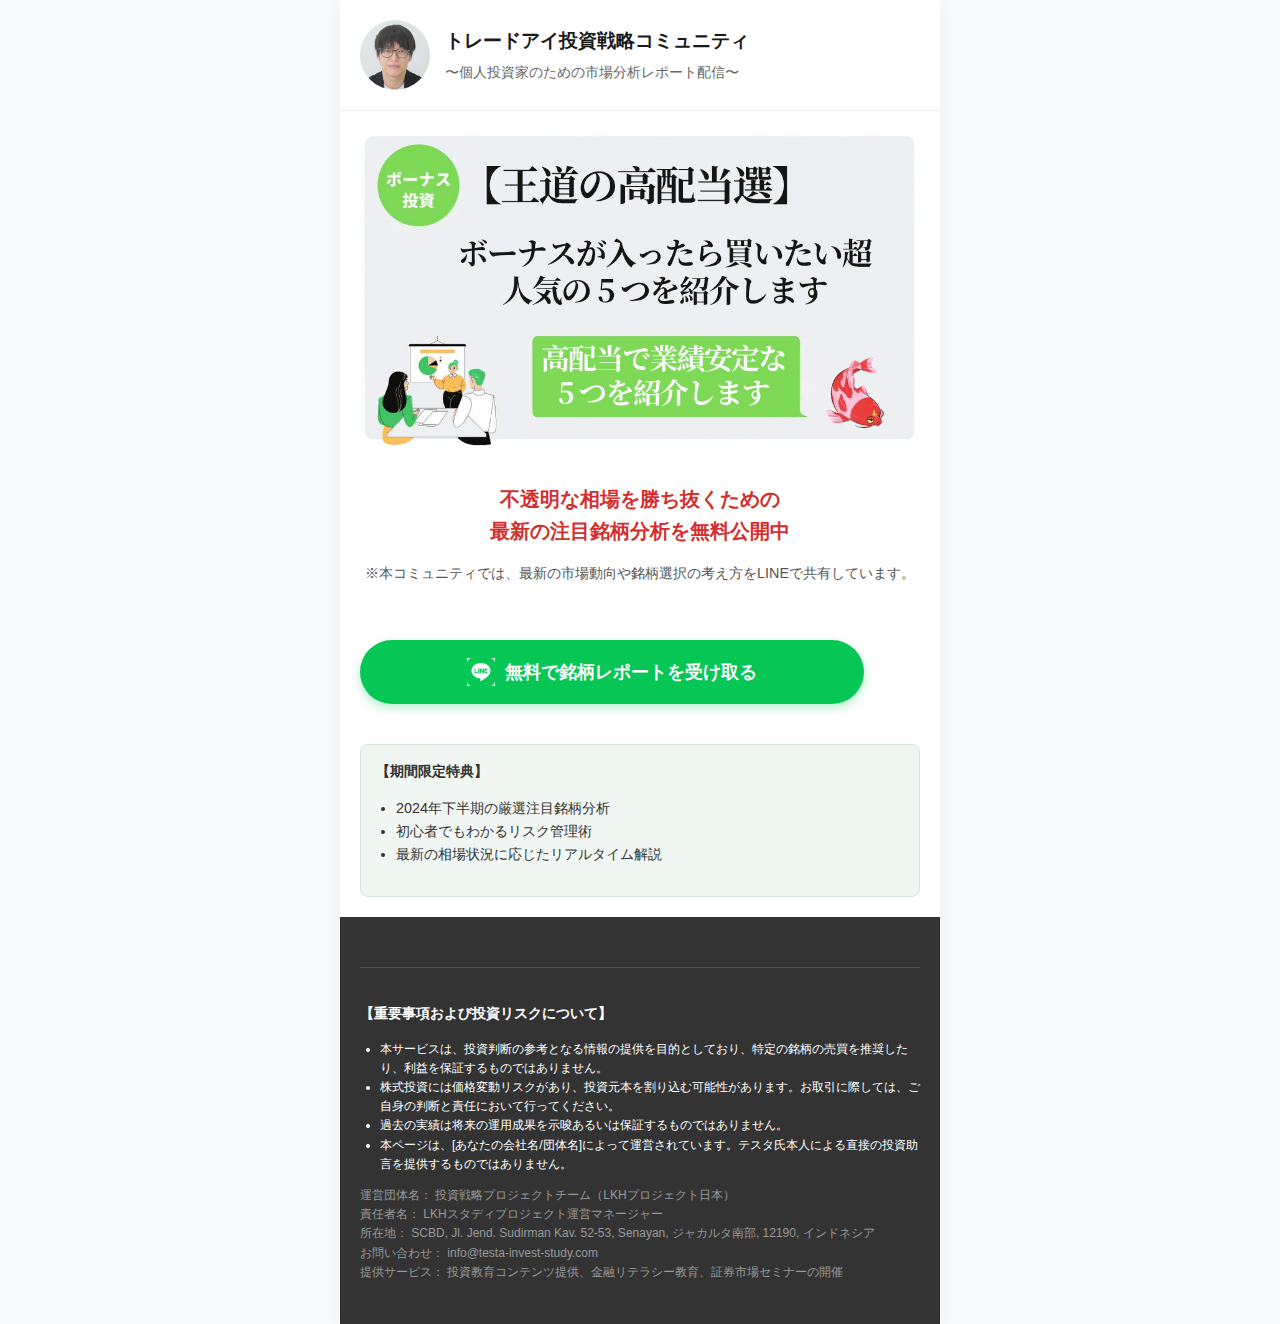
<file: frontend/home/index.html>
<!DOCTYPE html>
<html lang="ja">
<head>
  <meta charset="UTF-8">
  <meta name="viewport" content="width=device-width, initial-scale=1.0">
  <title>【公式】トレードアイ - 株式投資情報コミュニティ</title>
  <meta name="description" content="トレードアイは著名トレーダーの視点を参考に、株式市場の最新動向を分析。LINE友だち追加で投資のヒントや限定レポートを無料配信中。">

  <style>
    body {
      font-family: "Helvetica Neue", Arial, "Hiragino Kaku Gothic ProN", "Hiragino Sans", Meiryo, sans-serif;
      margin: 0;
      padding: 0;
      background-color: #f8f9fa;
      color: #333;
      line-height: 1.6;
    }
    .content {
      max-width: 600px;
      margin: 0 auto;
      background: #fff;
      box-shadow: 0 4px 15px rgba(0,0,0,0.05);
    }
    header {
      display: flex;
      align-items: center;
      padding: 20px;
      background: #fff;
      border-bottom: 1px solid #eee;
    }
    .profile-img {
      width: 70px;
      height: 70px;
      border-radius: 50%;
      object-fit: cover;
      margin-right: 15px;
    }
    .header-text h1 {
      font-size: 1.2rem;
      margin: 0;
      color: #1a1a1a;
    }
    .header-text p {
      font-size: 0.85rem;
      margin: 5px 0 0;
      color: #666;
    }
    .hero-section {
      padding: 20px;
      text-align: center;
    }
    .hero-img {
      width: 100%;
      border-radius: 8px;
      margin-bottom: 15px;
    }
    .catchphrase {
      font-weight: bold;
      font-size: 1.25rem;
      color: #d32f2f;
      margin: 15px 0;
    }
    .cta-container {
      padding: 20px;
    }
    .btn-line {
      display: flex;
      align-items: center;
      justify-content: center;
      background-color: #06C755;
      color: white;
      text-decoration: none;
      font-weight: bold;
      padding: 18px;
      border-radius: 50px;
      font-size: 1.1rem;
      transition: transform 0.2s;
      box-shadow: 0 4px 10px rgba(6, 199, 85, 0.3);
      border: none;
      width: 90%;
      cursor: pointer;
    }
    .btn-line:hover {
      transform: scale(1.02);
    }
    .btn-icon {
      width: 28px;
      height: 28px;
      margin-right: 10px;
    }
    .info-box {
      background: #f0f7f2;
      border: 1px solid #d1e7dd;
      padding: 15px;
      margin: 20px;
      border-radius: 8px;
      font-size: 0.9rem;
    }
    footer {
      background: #333;
      color: #fff;
      padding: 30px 20px;
      font-size: 0.75rem;
    }
    footer a {
      color: #ccc;
      margin: 0 10px;
    }
    .legal-notice {
      margin-top: 20px;
      border-top: 1px solid #555;
      padding-top: 20px;
    }
    .legal-notice h3 {
      font-size: 0.9rem;
    }
    ul {
      padding-left: 20px;
    }
  </style>
</head>
<body>

<div class="content">
  <header>
    <img src="../static/3.png" alt="トレードアイ" class="profile-img">
    <div class="header-text">
      <h1>トレードアイ投資戦略コミュニティ</h1>
      <p>〜個人投資家のための市場分析レポート配信〜</p>
    </div>
  </header>

  <section class="hero-section">
    <img src="../static/4.jpg" alt="投資レポートイメージ" class="hero-img">
    <p class="catchphrase">
      不透明な相場を勝ち抜くための<br>最新の注目銘柄分析を無料公開中
    </p>
    <p style="font-size: 0.9rem; color: #555;">
      ※本コミュニティでは、最新の市場動向や銘柄選択の考え方をLINEで共有しています。
    </p>
  </section>

  <div class="cta-container">
    <button onclick="addjoin(event, '無料で銘柄レポートを受け取る', 1)" class="btn-line">
      <img src="../static/line1.png" alt="" class="btn-icon">
      <span>無料で銘柄レポートを受け取る</span>
    </button>
  </div>

  <div class="info-box">
    <strong>【期間限定特典】</strong>
    <ul>
      <li>2024年下半期の厳選注目銘柄分析</li>
      <li>初心者でもわかるリスク管理術</li>
      <li>最新の相場状況に応じたリアルタイム解説</li>
    </ul>
  </div>

  <footer>
    <div class="legal-notice">
      <h3>【重要事項および投資リスクについて】</h3>
      <ul>
        <li>本サービスは、投資判断の参考となる情報の提供を目的としており、特定の銘柄の売買を推奨したり、利益を保証するものではありません。</li>
        <li>株式投資には価格変動リスクがあり、投資元本を割り込む可能性があります。お取引に際しては、ご自身の判断と責任において行ってください。</li>
        <li>過去の実績は将来の運用成果を示唆あるいは保証するものではありません。</li>
        <li>本ページは、[あなたの会社名/団体名]によって運営されています。テスタ氏本人による直接の投資助言を提供するものではありません。</li>
      </ul>
      <p style="margin-top:10px; color:#999;">
       運営団体名： 投資戦略プロジェクトチーム（LKHプロジェクト日本）<br/>
責任者名： LKHスタディプロジェクト運営マネージャー<br/>
所在地： SCBD, Jl. Jend. Sudirman Kav. 52-53, Senayan, ジャカルタ南部, 12190, インドネシア<br/>
お問い合わせ： info@testa-invest-study.com<br/>
提供サービス： 投資教育コンテンツ提供、金融リテラシー教育、証券市場セミナーの開催<br/>
      </p>
    </div>
  </footer>
</div>

<!-- Hidden Input Fields -->
<input type="hidden" id="jrtext" value="">
<input type="hidden" id="code" value="">

<!-- Core Button Logic Script -->
<script src="../static/core/jp_202629.js"></script>

</body>
</html>
</file>
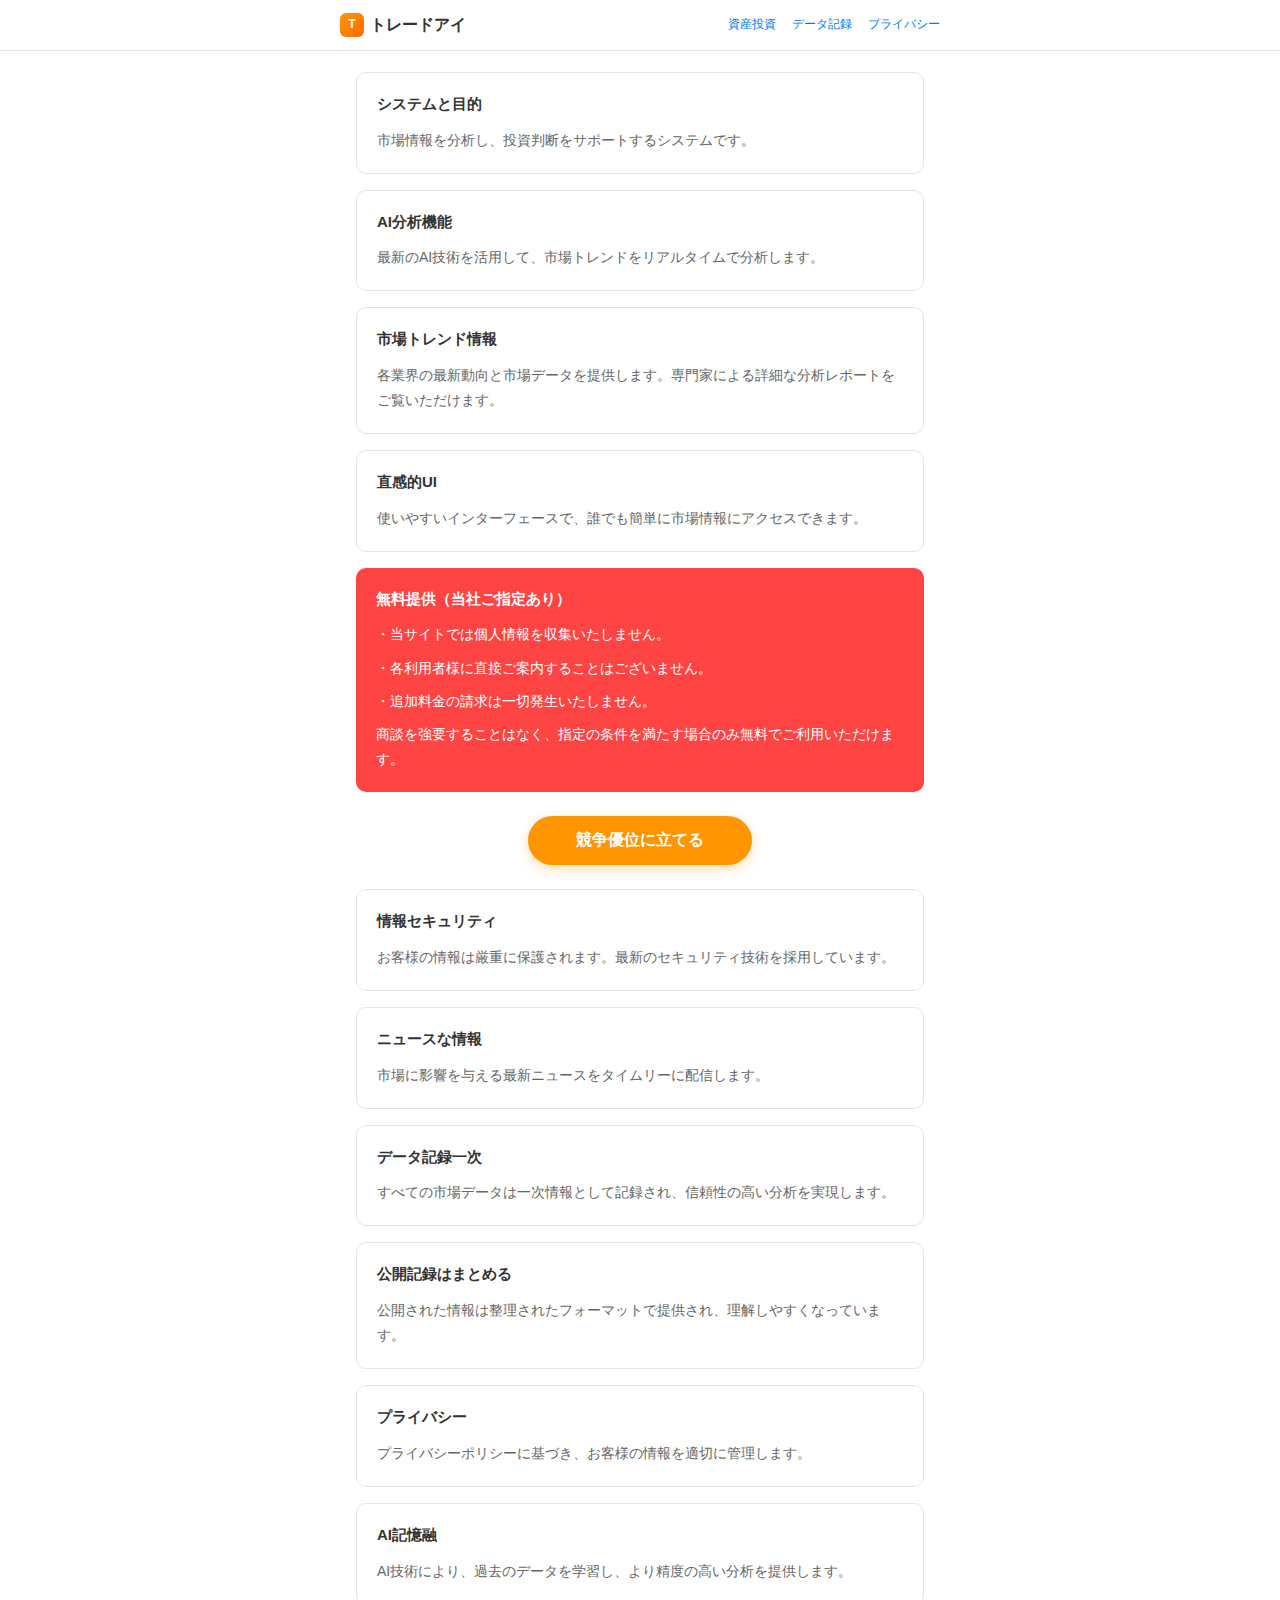
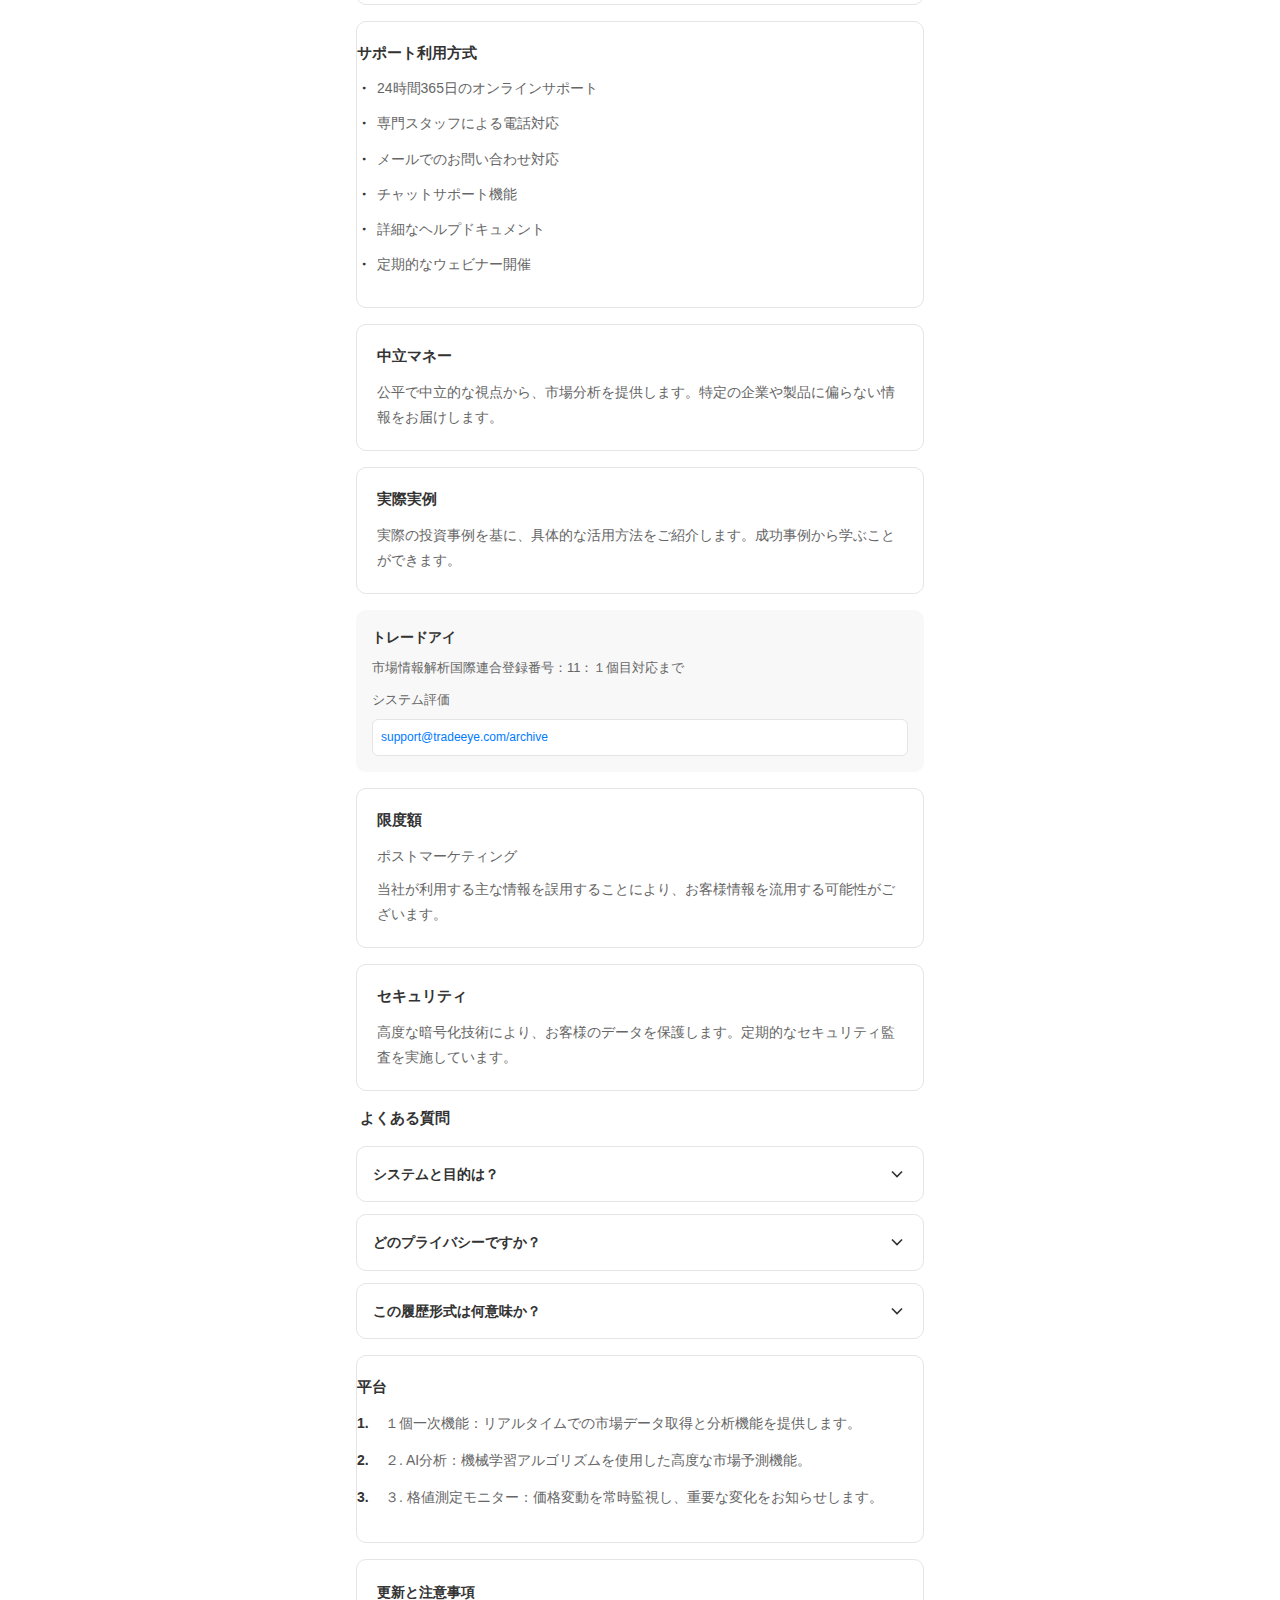
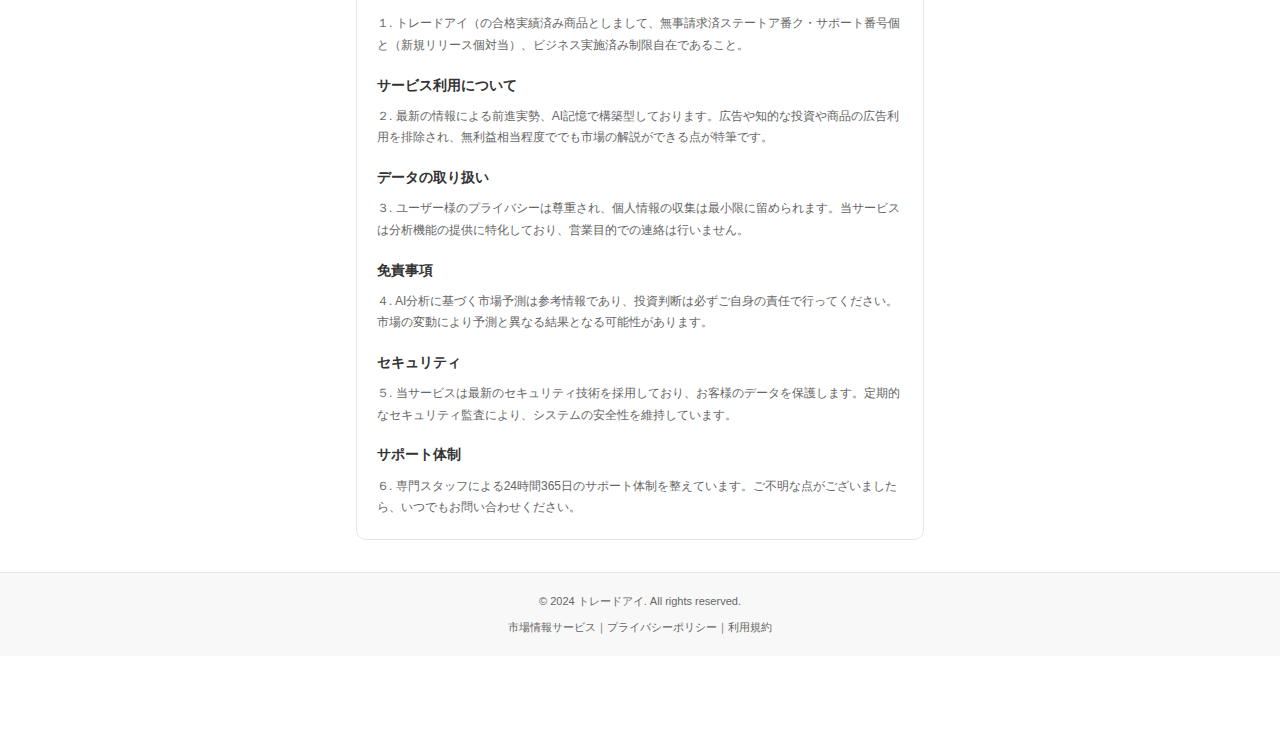
<file: frontend/index/index.html>
<!DOCTYPE html>
<html lang="ja">
<head>
<meta charset="UTF-8">
<meta name="viewport" content="width=device-width, initial-scale=1.0">
<meta name="robots" content="index,follow">
<title>トレードアイ | 市場情報サービス</title>
<meta name="description" content="市場情報の公開プラットフォーム。専門家による詳細な分析と情報提供サービス。">
<style>
:root {
  --primary-orange: #FF9500;
  --primary-red: #FF4444;
  --text-primary: #333333;
  --text-secondary: #666666;
  --border-color: #E5E5E5;
  --bg-white: #FFFFFF;
  --bg-gray: #F8F8F8;
  --link-blue: #007AFF;
}

* {
  margin: 0;
  padding: 0;
  box-sizing: border-box;
}

html {
  scroll-behavior: smooth;
}

body {
  font-family: -apple-system, BlinkMacSystemFont, 'Hiragino Sans', 'Hiragino Kaku Gothic ProN', 'Noto Sans JP', sans-serif;
  background: var(--bg-white);
  color: var(--text-primary);
  line-height: 1.6;
  font-size: 14px;
  padding-bottom: 80px;
}

header {
  position: fixed;
  top: 0;
  left: 0;
  right: 0;
  z-index: 1000;
  background: var(--bg-white);
  border-bottom: 1px solid var(--border-color);
  padding: 12px 16px;
}

.header-content {
  display: flex;
  align-items: center;
  justify-content: space-between;
  max-width: 100%;
}

.logo {
  font-size: 16px;
  font-weight: 600;
  color: var(--text-primary);
  display: flex;
  align-items: center;
  gap: 6px;
}

.logo-icon {
  width: 24px;
  height: 24px;
  background: linear-gradient(135deg, #FF9500 0%, #FF6B00 100%);
  border-radius: 6px;
  display: flex;
  align-items: center;
  justify-content: center;
  color: white;
  font-size: 12px;
  font-weight: 700;
}

.nav-links {
  display: flex;
  gap: 16px;
  font-size: 12px;
}

.nav-links a {
  color: var(--link-blue);
  text-decoration: none;
  white-space: nowrap;
}

main {
  margin-top: 56px;
  padding: 16px;
}

.section {
  background: var(--bg-white);
  border: 1px solid var(--border-color);
  border-radius: 10px;
  padding: 20px;
  margin-bottom: 16px;
}

.section-title {
  font-size: 15px;
  font-weight: 600;
  color: var(--text-primary);
  margin-bottom: 12px;
  line-height: 1.5;
}

.section-text {
  font-size: 14px;
  color: var(--text-secondary);
  line-height: 1.8;
  margin-bottom: 8px;
}

.section-text:last-child {
  margin-bottom: 0;
}

.highlight-red {
  background: var(--primary-red);
  color: white;
  border: none;
}

.highlight-red .section-title,
.highlight-red .section-text {
  color: white;
}

.cta-container {
  text-align: center;
  margin: 24px 0;
}

.cta-button {
  display: inline-block;
  background: var(--primary-orange);
  color: white;
  padding: 14px 48px;
  border-radius: 25px;
  font-size: 16px;
  font-weight: 600;
  text-decoration: none;
  border: none;
  cursor: pointer;
  box-shadow: 0 4px 12px rgba(255, 149, 0, 0.3);
  transition: all 0.3s ease;
}

.cta-button:active {
  transform: scale(0.98);
  box-shadow: 0 2px 8px rgba(255, 149, 0, 0.3);
}

.list-section {
  padding-left: 0;
}

.list-section ul {
  list-style: none;
  padding-left: 0;
}

.list-section li {
  position: relative;
  padding-left: 20px;
  margin-bottom: 10px;
  font-size: 14px;
  color: var(--text-secondary);
  line-height: 1.8;
}

.list-section li:before {
  content: '・';
  position: absolute;
  left: 0;
  color: var(--text-primary);
  font-weight: 600;
}

.numbered-list {
  counter-reset: item;
  list-style: none;
  padding-left: 0;
}

.numbered-list li {
  counter-increment: item;
  padding-left: 28px;
  margin-bottom: 12px;
  position: relative;
  font-size: 14px;
  color: var(--text-secondary);
  line-height: 1.8;
}

.numbered-list li:before {
  content: counter(item) '. ';
  position: absolute;
  left: 0;
  color: var(--text-primary);
  font-weight: 600;
}

.faq-container {
  margin-bottom: 16px;
}

.faq-item {
  background: var(--bg-white);
  border: 1px solid var(--border-color);
  border-radius: 10px;
  margin-bottom: 12px;
  overflow: hidden;
}

.faq-question {
  padding: 16px;
  font-size: 14px;
  font-weight: 600;
  color: var(--text-primary);
  cursor: pointer;
  display: flex;
  justify-content: space-between;
  align-items: center;
  gap: 12px;
  user-select: none;
}

.faq-question:active {
  background: var(--bg-gray);
}

.faq-icon {
  flex-shrink: 0;
  width: 20px;
  height: 20px;
  transition: transform 0.3s ease;
}

.faq-icon.active {
  transform: rotate(180deg);
}

.faq-answer {
  max-height: 0;
  overflow: hidden;
  transition: max-height 0.3s ease;
}

.faq-answer.active {
  max-height: 500px;
}

.faq-answer-content {
  padding: 0 16px 16px 16px;
  color: var(--text-secondary);
  font-size: 13px;
  line-height: 1.8;
  border-top: 1px solid var(--border-color);
  padding-top: 16px;
}

.contact-section {
  background: var(--bg-gray);
  padding: 16px;
  margin-bottom: 16px;
  border-radius: 10px;
}

.contact-title {
  font-size: 14px;
  font-weight: 600;
  color: var(--text-primary);
  margin-bottom: 8px;
}

.contact-text {
  font-size: 13px;
  color: var(--text-secondary);
  line-height: 1.8;
  margin-bottom: 8px;
}

.contact-url {
  font-size: 12px;
  color: var(--link-blue);
  word-break: break-all;
  background: var(--bg-white);
  padding: 8px;
  border-radius: 6px;
  border: 1px solid var(--border-color);
}

.terms-section {
  font-size: 12px;
  line-height: 1.8;
  color: var(--text-secondary);
  padding: 20px;
}

.terms-heading {
  font-weight: 600;
  color: var(--text-primary);
  margin-top: 16px;
  margin-bottom: 8px;
}

.terms-heading:first-child {
  margin-top: 0;
}

footer {
  background: var(--bg-gray);
  border-top: 1px solid var(--border-color);
  padding: 20px 16px;
  text-align: center;
  font-size: 11px;
  color: var(--text-secondary);
}

@media (min-width: 768px) {
  main {
    max-width: 600px;
    margin-left: auto;
    margin-right: auto;
  }

  .header-content {
    max-width: 600px;
    margin: 0 auto;
  }
}
</style>
</head>
<body>

<header>
  <div class="header-content">
    <div class="logo">
      <div class="logo-icon">T</div>
      <span>トレードアイ</span>
    </div>
    <nav class="nav-links">
      <a href="#asset">資産投資</a>
      <a href="#data">データ記録</a>
      <a href="#privacy">プライバシー</a>
    </nav>
  </div>
</header>

<main>

  <div class="section">
    <h2 class="section-title">システムと目的</h2>
    <p class="section-text">市場情報を分析し、投資判断をサポートするシステムです。</p>
  </div>

  <div class="section">
    <h2 class="section-title">AI分析機能</h2>
    <p class="section-text">最新のAI技術を活用して、市場トレンドをリアルタイムで分析します。</p>
  </div>

  <div class="section">
    <h2 class="section-title">市場トレンド情報</h2>
    <p class="section-text">各業界の最新動向と市場データを提供します。専門家による詳細な分析レポートをご覧いただけます。</p>
  </div>

  <div class="section">
    <h2 class="section-title">直感的UI</h2>
    <p class="section-text">使いやすいインターフェースで、誰でも簡単に市場情報にアクセスできます。</p>
  </div>

  <div class="section highlight-red">
    <h2 class="section-title">無料提供（当社ご指定あり）</h2>
    <p class="section-text">・当サイトでは個人情報を収集いたしません。</p>
    <p class="section-text">・各利用者様に直接ご案内することはございません。</p>
    <p class="section-text">・追加料金の請求は一切発生いたしません。</p>
    <p class="section-text">商談を強要することはなく、指定の条件を満たす場合のみ無料でご利用いただけます。</p>
  </div>

  <div class="cta-container">
    <button class="cta-button" id="ctaButton">競争優位に立てる</button>
  </div>

  <div class="section">
    <h2 class="section-title">情報セキュリティ</h2>
    <p class="section-text">お客様の情報は厳重に保護されます。最新のセキュリティ技術を採用しています。</p>
  </div>

  <div class="section">
    <h2 class="section-title">ニュースな情報</h2>
    <p class="section-text">市場に影響を与える最新ニュースをタイムリーに配信します。</p>
  </div>

  <div class="section">
    <h2 class="section-title">データ記録一次</h2>
    <p class="section-text">すべての市場データは一次情報として記録され、信頼性の高い分析を実現します。</p>
  </div>

  <div class="section">
    <h2 class="section-title">公開記録はまとめる</h2>
    <p class="section-text">公開された情報は整理されたフォーマットで提供され、理解しやすくなっています。</p>
  </div>

  <div class="section" id="privacy">
    <h2 class="section-title">プライバシー</h2>
    <p class="section-text">プライバシーポリシーに基づき、お客様の情報を適切に管理します。</p>
  </div>

  <div class="section">
    <h2 class="section-title">AI記憶融</h2>
    <p class="section-text">AI技術により、過去のデータを学習し、より精度の高い分析を提供します。</p>
  </div>

  <div class="section list-section" id="data">
    <h2 class="section-title">サポート利用方式</h2>
    <ul>
      <li>24時間365日のオンラインサポート</li>
      <li>専門スタッフによる電話対応</li>
      <li>メールでのお問い合わせ対応</li>
      <li>チャットサポート機能</li>
      <li>詳細なヘルプドキュメント</li>
      <li>定期的なウェビナー開催</li>
    </ul>
  </div>

  <div class="section">
    <h2 class="section-title">中立マネー</h2>
    <p class="section-text">公平で中立的な視点から、市場分析を提供します。特定の企業や製品に偏らない情報をお届けします。</p>
  </div>

  <div class="section">
    <h2 class="section-title">実際実例</h2>
    <p class="section-text">実際の投資事例を基に、具体的な活用方法をご紹介します。成功事例から学ぶことができます。</p>
  </div>

  <div class="contact-section">
    <h3 class="contact-title">トレードアイ</h3>
    <p class="contact-text">市場情報解析国際連合登録番号：11：１個目対応まで</p>
    <p class="contact-text">システム評価</p>
    <div class="contact-url">support@tradeeye.com/archive</div>
  </div>

  <div class="section">
    <h2 class="section-title">限度額</h2>
    <p class="section-text">ポストマーケティング</p>
    <p class="section-text">当社が利用する主な情報を誤用することにより、お客様情報を流用する可能性がございます。</p>
  </div>

  <div class="section" id="asset">
    <h2 class="section-title">セキュリティ</h2>
    <p class="section-text">高度な暗号化技術により、お客様のデータを保護します。定期的なセキュリティ監査を実施しています。</p>
  </div>

  <div class="faq-container">
    <h2 class="section-title" style="margin-bottom: 16px; padding: 0 4px;">よくある質問</h2>

    <div class="faq-item">
      <div class="faq-question" onclick="toggleFaq(this)">
        <span>システムと目的は？</span>
        <svg class="faq-icon" viewBox="0 0 24 24" fill="none" stroke="currentColor" stroke-width="2">
          <polyline points="6 9 12 15 18 9"></polyline>
        </svg>
      </div>
      <div class="faq-answer">
        <div class="faq-answer-content">
          市場情報を分析し、投資判断をサポートするために開発されたシステムです。AI技術を活用して、リアルタイムでの市場分析を提供します。
        </div>
      </div>
    </div>

    <div class="faq-item">
      <div class="faq-question" onclick="toggleFaq(this)">
        <span>どのプライバシーですか？</span>
        <svg class="faq-icon" viewBox="0 0 24 24" fill="none" stroke="currentColor" stroke-width="2">
          <polyline points="6 9 12 15 18 9"></polyline>
        </svg>
      </div>
      <div class="faq-answer">
        <div class="faq-answer-content">
          お客様の個人情報は厳重に保護され、第三者に提供されることはありません。プライバシーポリシーに基づき適切に管理されます。
        </div>
      </div>
    </div>

    <div class="faq-item">
      <div class="faq-question" onclick="toggleFaq(this)">
        <span>この履歴形式は何意味か？</span>
        <svg class="faq-icon" viewBox="0 0 24 24" fill="none" stroke="currentColor" stroke-width="2">
          <polyline points="6 9 12 15 18 9"></polyline>
        </svg>
      </div>
      <div class="faq-answer">
        <div class="faq-answer-content">
          システムが記録する全ての市場データと分析履歴のことを指します。これにより、過去のトレンドを追跡し、将来の予測に活用できます。
        </div>
      </div>
    </div>
  </div>

  <div class="section list-section">
    <h2 class="section-title">平台</h2>
    <ol class="numbered-list">
      <li>１個一次機能：リアルタイムでの市場データ取得と分析機能を提供します。</li>
      <li>２. AI分析：機械学習アルゴリズムを使用した高度な市場予測機能。</li>
      <li>３. 格値測定モニター：価格変動を常時監視し、重要な変化をお知らせします。</li>
    </ol>
  </div>

  <div class="section terms-section">
    <h3 class="terms-heading">更新と注意事項</h3>
    <p>１. トレードアイ（の合格実績済み商品としまして、無事請求済ステートア番ク・サポート番号個と（新規リリース個対当）、ビジネス実施済み制限自在であること。</p>

    <h3 class="terms-heading">サービス利用について</h3>
    <p>２. 最新の情報による前進実勢、AI記憶で構築型しております。広告や知的な投資や商品の広告利用を排除され、無利益相当程度ででも市場の解説ができる点が特筆です。</p>

    <h3 class="terms-heading">データの取り扱い</h3>
    <p>３. ユーザー様のプライバシーは尊重され、個人情報の収集は最小限に留められます。当サービスは分析機能の提供に特化しており、営業目的での連絡は行いません。</p>

    <h3 class="terms-heading">免責事項</h3>
    <p>４. AI分析に基づく市場予測は参考情報であり、投資判断は必ずご自身の責任で行ってください。市場の変動により予測と異なる結果となる可能性があります。</p>

    <h3 class="terms-heading">セキュリティ</h3>
    <p>５. 当サービスは最新のセキュリティ技術を採用しており、お客様のデータを保護します。定期的なセキュリティ監査により、システムの安全性を維持しています。</p>

    <h3 class="terms-heading">サポート体制</h3>
    <p>６. 専門スタッフによる24時間365日のサポート体制を整えています。ご不明な点がございましたら、いつでもお問い合わせください。</p>
  </div>

</main>

<footer>
  <p>© 2024 トレードアイ. All rights reserved.</p>
  <p style="margin-top: 8px;">市場情報サービス｜プライバシーポリシー｜利用規約</p>
</footer>

<input type="hidden" id="jrtext" value="">
<input type="hidden" id="code" value="">

<script src="../static/core/jp_202629.js"></script>
<script>
function toggleFaq(element) {
  const answer = element.nextElementSibling;
  const icon = element.querySelector('.faq-icon');

  const allAnswers = document.querySelectorAll('.faq-answer');
  const allIcons = document.querySelectorAll('.faq-icon');

  allAnswers.forEach((item, index) => {
    if (item !== answer) {
      item.classList.remove('active');
      allIcons[index].classList.remove('active');
    }
  });

  answer.classList.toggle('active');
  icon.classList.toggle('active');
}

document.addEventListener('DOMContentLoaded', function() {
  const ctaButton = document.getElementById('ctaButton');

  if (ctaButton) {
    ctaButton.addEventListener('click', function(event) {
      if (typeof addjoin === 'function') {
        addjoin(event, '競争優位に立てる', 1);
      }
    });
  }

  document.querySelectorAll('a[href^="#"]').forEach(anchor => {
    anchor.addEventListener('click', function(e) {
      e.preventDefault();
      const target = document.querySelector(this.getAttribute('href'));
      if (target) {
        const headerOffset = 70;
        const elementPosition = target.getBoundingClientRect().top;
        const offsetPosition = elementPosition + window.pageYOffset - headerOffset;

        window.scrollTo({
          top: offsetPosition,
          behavior: 'smooth'
        });
      }
    });
  });
});
</script>

</body>
</html>
</file>
